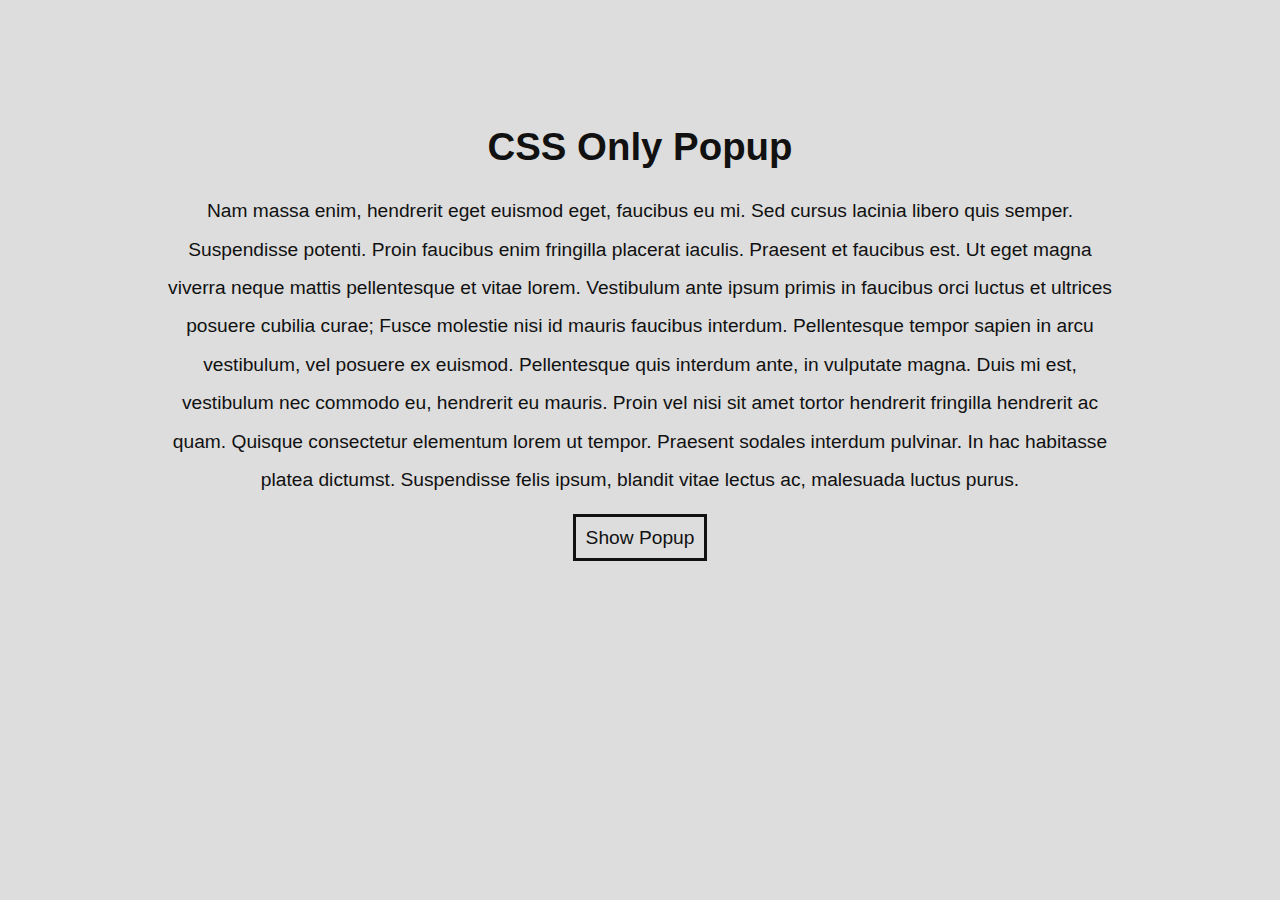
<file: css_only_popup/index.html>
<!DOCTYPE html>
<html lang="en">
  <head>
    <title>your page title goes here</title>
    <meta charset="utf-8"/>
    <link rel="stylesheet" href="styles.css" />
  </head>
  <body>

    <!-- popup code -->
    <div class="popup" id="xmas-popup">
      <div class="popup-content">
        <img src="popup.jpg" alt="xmas-sale">
        <a href="#" class="close">x</a>
      </div>
    
    </div>    
    
    <!-- normal page code -->
    <div class="wrapper">
      <h1>CSS Only Popup</h1>
      <p>
        Nam massa enim, hendrerit eget euismod eget, faucibus eu mi. Sed cursus lacinia libero quis semper. Suspendisse potenti. Proin faucibus enim fringilla placerat iaculis. Praesent et faucibus est. Ut eget magna viverra neque mattis pellentesque et vitae lorem. Vestibulum ante ipsum primis in faucibus orci luctus et ultrices posuere cubilia curae; Fusce molestie nisi id mauris faucibus interdum. Pellentesque tempor sapien in arcu vestibulum, vel posuere ex euismod. Pellentesque quis interdum ante, in vulputate magna. Duis mi est, vestibulum nec commodo eu, hendrerit eu mauris. Proin vel nisi sit amet tortor hendrerit fringilla hendrerit ac quam. Quisque consectetur elementum lorem ut tempor. Praesent sodales interdum pulvinar. In hac habitasse platea dictumst. Suspendisse felis ipsum, blandit vitae lectus ac, malesuada luctus purus.
      </p>  
      <a href="#xmas-popup" class="button">Show Popup</a>
    </div>
  </body>
</html>
</file>
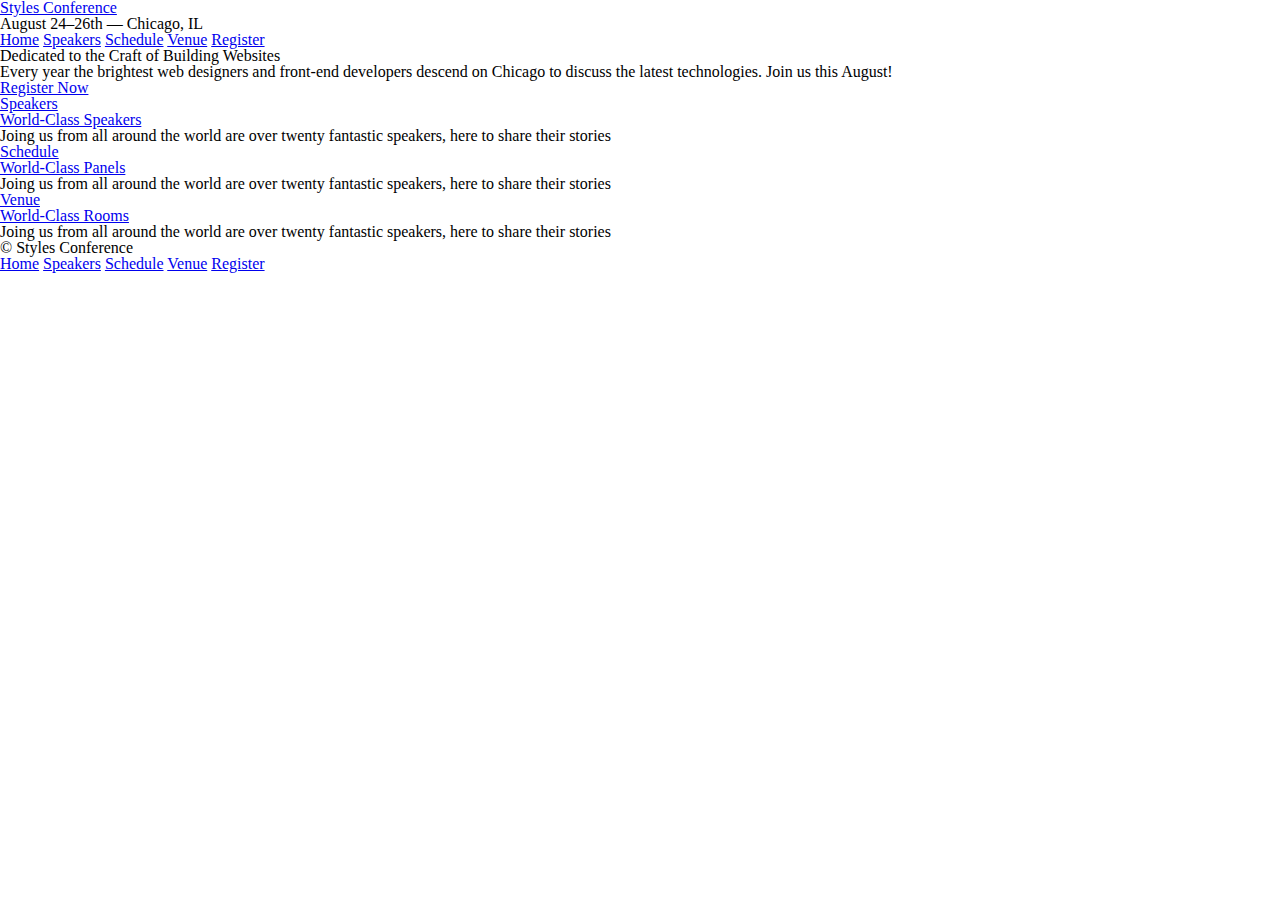
<file: styles-conference/index.html>
<!DOCTYPE html>
<html lang="en">
  <head>
    <meta charset="utf-8">
    <title>Styles Conference</title>
    <link rel="stylesheet" href="assets/stylesheets/main.css">
  </head>
  <body>
    <header>
      <a href="index.html">Styles Conference</a>
      <h2>August 24&ndash;26th &mdash; Chicago, IL</h2>
      <nav>
        <a href="index.html">Home</a>
        <a href="speakers.html">Speakers</a>
        <a href="schedule.html">Schedule</a>
      <a href="venue.html">Venue</a>
        <a href="register.html">Register</a>
      </nav>
    </header>
    <section>
      <h2>Dedicated to the Craft of Building Websites</h2> 
      <p>Every year the brightest web designers and front-end developers descend on Chicago to discuss the latest technologies. Join us this August!</p>
    </section>
    <section>
      <a href="register.html">Register Now</a>
      <section>
        <a href="speakers.html">
          <h5>Speakers</h5>
          <h3>World-Class Speakers</h3>
        </a>
        <p>Joing us from all around the world are over twenty fantastic speakers, here to share their stories</p>
      </section>
      <section>
        <a href="schedule.html">
          <h5>Schedule</h5>
          <h3>World-Class Panels</h3>
        </a>
        <p>Joing us from all around the world are over twenty fantastic speakers, here to share their stories</p>
      </section>
      <section>
        <a href="venue.html">
          <h5>Venue</h5>
          <h3>World-Class Rooms</h3>
        </a>
        <p>Joing us from all around the world are over twenty fantastic speakers, here to share their stories</p>
      </section>
    </section>
    <footer>
      <small>&copy; Styles Conference</small>
      <nav>
        <a href="index.html">Home</a>
        <a href="speakers.html">Speakers</a>
        <a href="schedule.html">Schedule</a>
        <a href="venue.html">Venue</a>
        <a href="register.html">Register</a>
      </nav>
    </footer>
  </body>
</html>
</file>
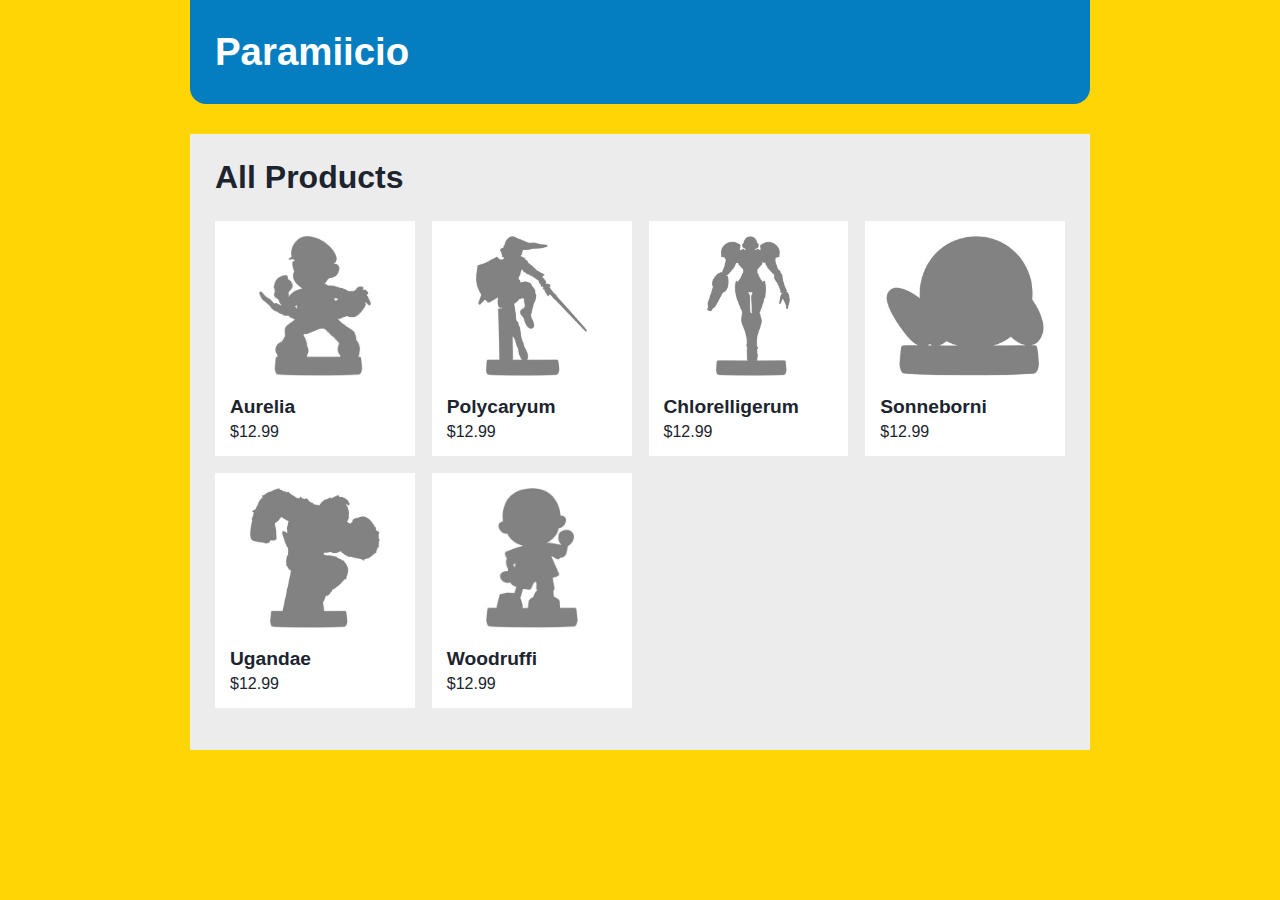
<file: design_files/ls_web_store/index.html>
<!DOCTYPE html>
<html lang="en">
  <head>
    <title>Web Store</title>
    <meta charset="utf-8"/>
    <link rel="stylesheet" href="store.css" />
  </head>
  <body>
    <header>
      <h1>Paramiicio</h1>
    </header>
    <main>
      <h2>All Products</h2>
      <ul>
        <li>
          <label>
            <input type="checkbox" />
            <figure>
              <img src="images/aurelia.jpg" alt="Aurelia" />
            </figure>
            <h3>Aurelia</h3>
            <p>$12.99</p>
          </label>
        </li>
        <li>
          <label>
            <input type="checkbox" />
            <figure>
              <img src="images/polycaryum.jpg" alt="polycaryum" />
            </figure>
            <h3>Polycaryum</h3>
            <p>$12.99</p>
          </label>
        </li>
        <li>
          <label>
            <input type="checkbox" />
            <figure>
              <img src="images/chlorelligerum.jpg" alt="chlorelligerum" />
            </figure>
            <h3>Chlorelligerum</h3>
            <p>$12.99</p>
          </label>
        </li>
        <li>
          <label>
            <input type="checkbox" />
            <figure>
              <img src="images/sonneborni.jpg" alt="sonneborni" />
            </figure>
            <h3>Sonneborni</h3>
            <p>$12.99</p>
          </label>
        </li>
        <li>
          <label>
            <input type="checkbox" />
            <figure>
              <img src="images/ugandae.jpg" alt="Ugandae" />
            </figure>
            <h3>Ugandae</h3>
            <p>$12.99</p>
          </label>
        </li>
        <li>
          <label>
            <input type="checkbox" />
            <figure>
              <img src="images/woodruffi.jpg" alt="woodruffi" />
            </figure>
            <h3>Woodruffi</h3>
            <p>$12.99</p>
          </label>
        </li>
      </ul>
    </main>
  </body>
</html>
</file>
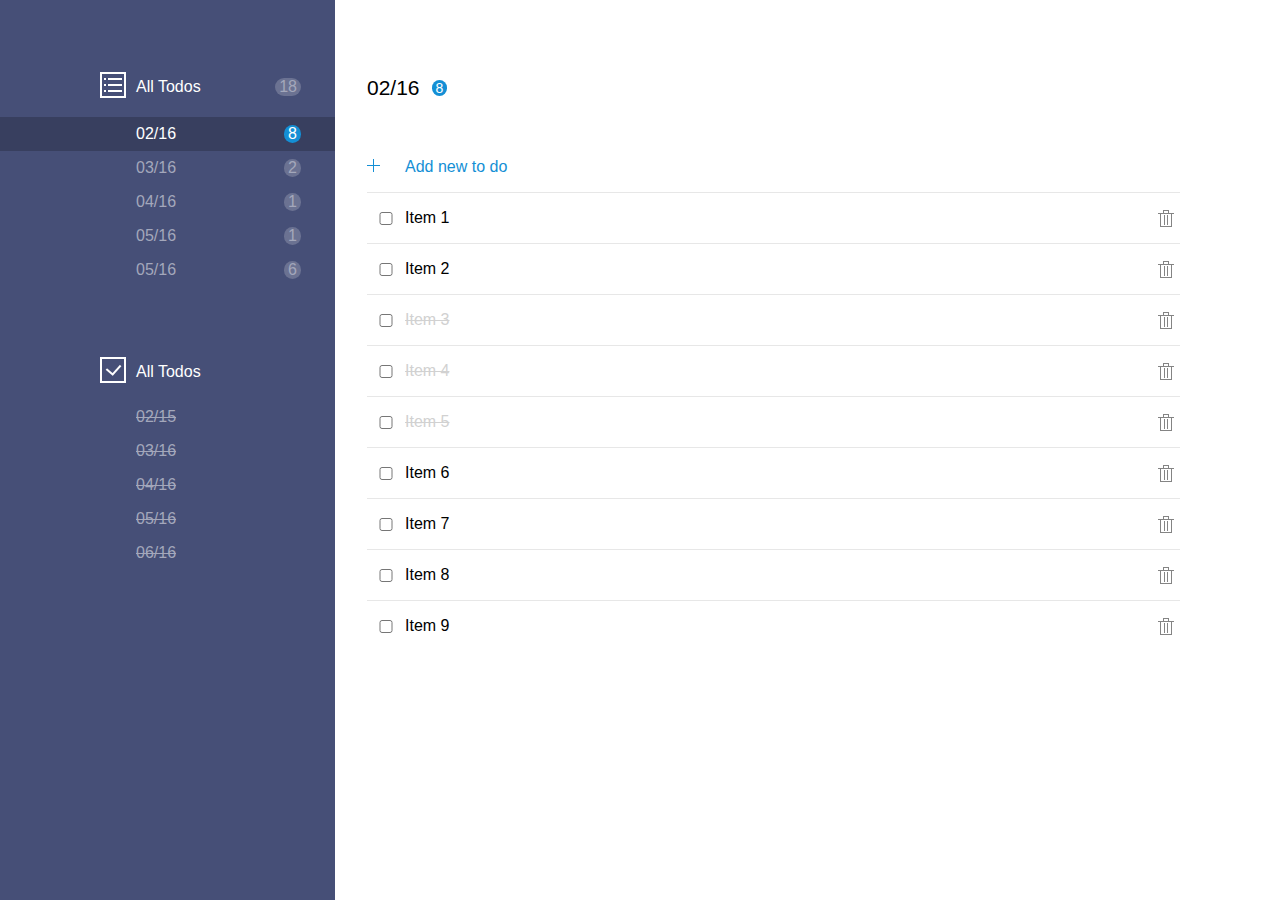
<file: practice_projects/todo_list/index.html>
<!DOCTYPE html>
<html lang="en">
  <head>
    <title>your page title goes here</title>
    <meta charset="utf-8"/>
    <meta name="viewport" content="width=device-width, initial-scale=1.0, maximum-scale=1.0, user-scalable=no" />
    <link rel="stylesheet" href="main.css" />
  </head>
  <body>
    <nav>
      <div class="group_header">
        <a id="all_link" href="#"><img src="images/all-todos.png" alt="All Todos"/></a>
        <h2 id="all_header">All Todos</h2>
        <div class="count">
          <p id="all_count" class="circle">18</p>
        </div>        
      </div>
      <ul>
        <li class="selected">
          <a class="list_link" href="#">
            <p class="date">02/16</p>
            <div class="count">
              <p class="selected circle">8</p>
            </div>
          </a>          
        </li>
        <li class="">
          <a class="list_link" href="#">
            <p class="date">03/16</p>
            <div class="count">
              <p class="circle">2</p>
            </div>
          </a>          
        </li>
        <li class="">
          <a class="list_link" href="#">
            <p class="date">04/16</p>
            <div class="count">
              <p class="circle">1</p>
            </div>
          </a>          
        </li>
        <li class="">
          <a class="list_link" href="#">
            <p class="date">05/16</p>
            <div class="count">
              <p class="circle">1</p>
            </div>
          </a>          
        </li>
        <li class="">
          <a class="list_link" href="#">
            <p class="date">05/16</p>
            <div class="count">
              <p class="circle">6</p>
            </div>
          </a>          
        </li>
      </ul>
      <div class="group_header">
        <a href="#"><img src="images/done.png" alt="All Todos"/></a>
        <h2>All Todos</h2>
      </div>
      <ul>
        <li>
          <a class="list_link" href="#">
            <p class="date strike_through">02/15</p>
          </a>          
        </li>
        <li>
          <a class="list_link" href="#">
            <p class="date strike_through">03/16</p>

          </a>          
        </li>
        <li>
          <a class="list_link" href="#">
            <p class="date strike_through">04/16</p>
          </a>          
        </li>
        <li>
          <a class="list_link" href="#">
            <p class="date strike_through">05/16</p>
          </a>          
        </li>
        <li>
          <a class="list_link" href="#">
            <p class="date strike_through">06/16</p>
          </a>          
        </li>
      </ul>

    </nav>
    <main>
      <section class="list_header">
        <h1>02/16</h1>
        <p class="circle selected">8</p>
      </section>
      <ul>
        <li>
          <label class="modal_label blue_text">
            <input type="checkbox"/>
            <form class="modal">
              <label>Title</label>
              <input type="text" />
      
              <label>Due Date</label>
              <input type="date" />
      
              <label class="top_aligned">Description</label>
              <textarea placeholder="Description"></textarea>
              <div class="modal_buttons">
                <button type="submit" value="save">Save</button>
                <button type="submit" value="complete">Mark As Complete</button>
              </div>            
            </form> 
            <a href="#"><img id="plus" src="images/plus.png" alt="Plus Sign" /></a>
            Add new to do
          </label>
          
        </li>
        <li>
          <input type="checkbox" />
          <a href="#">Item 1</a>
          <input type="image" id="item_1" alt="trash" src="images/trash.png" />
        </li>
        <li>
          <input type="checkbox" />
          <a href="#">Item 2</a>
          <input type="image" id="item_2" alt="trash" src="images/trash.png" />
        </li>
        <li>
          <input type="checkbox" />
          <a class="strike_through" href="#">Item 3</a>
          <input type="image" id="item_3" alt="trash" src="images/trash.png" />
        </li>
        <li>
          <input type="checkbox" />
          <a class="strike_through" href="#">Item 4</a>
          <input type="image" id="item_4" alt="trash" src="images/trash.png" />
        </li>
        <li>
          <input type="checkbox" />
          <a class="strike_through" href="#">Item 5</a>
          <input type="image" id="item_5" alt="trash" src="images/trash.png" />
        </li>
        <li>
          <input type="checkbox" />
          <a href="#">Item 6</a>
          <input type="image" id="item_6" alt="trash" src="images/trash.png" />
        </li>
        <li>
          <input type="checkbox" />
          <a href="#">Item 7</a>
          <input type="image" id="item_7" alt="trash" src="images/trash.png" />
        </li>
        <li>
          <input type="checkbox" />
          <a href="#">Item 8</a>
          <input type="image" id="item_8" alt="trash" src="images/trash.png" />
        </li>
        <li>
          <input type="checkbox" />
          <a href="#">Item 9</a>
          <input type="image" id="item_9" alt="trash" src="images/trash.png" />
        </li>
      </ul>
      <form class="modal">
        <label>Title</label>
        <input type="text" />

        <label>Due Date</label>
        <input type="date" />

        <label class="top_aligned">Description</label>
        <textarea placeholder="Description"></textarea>
        <div class="modal_buttons">
          <button type="submit" value="save">Save</button>
          <button type="submit" value="complete">Mark As Complete</button>
        </div>            
      </form> 
    </main>
  </body>

</html>
</file>
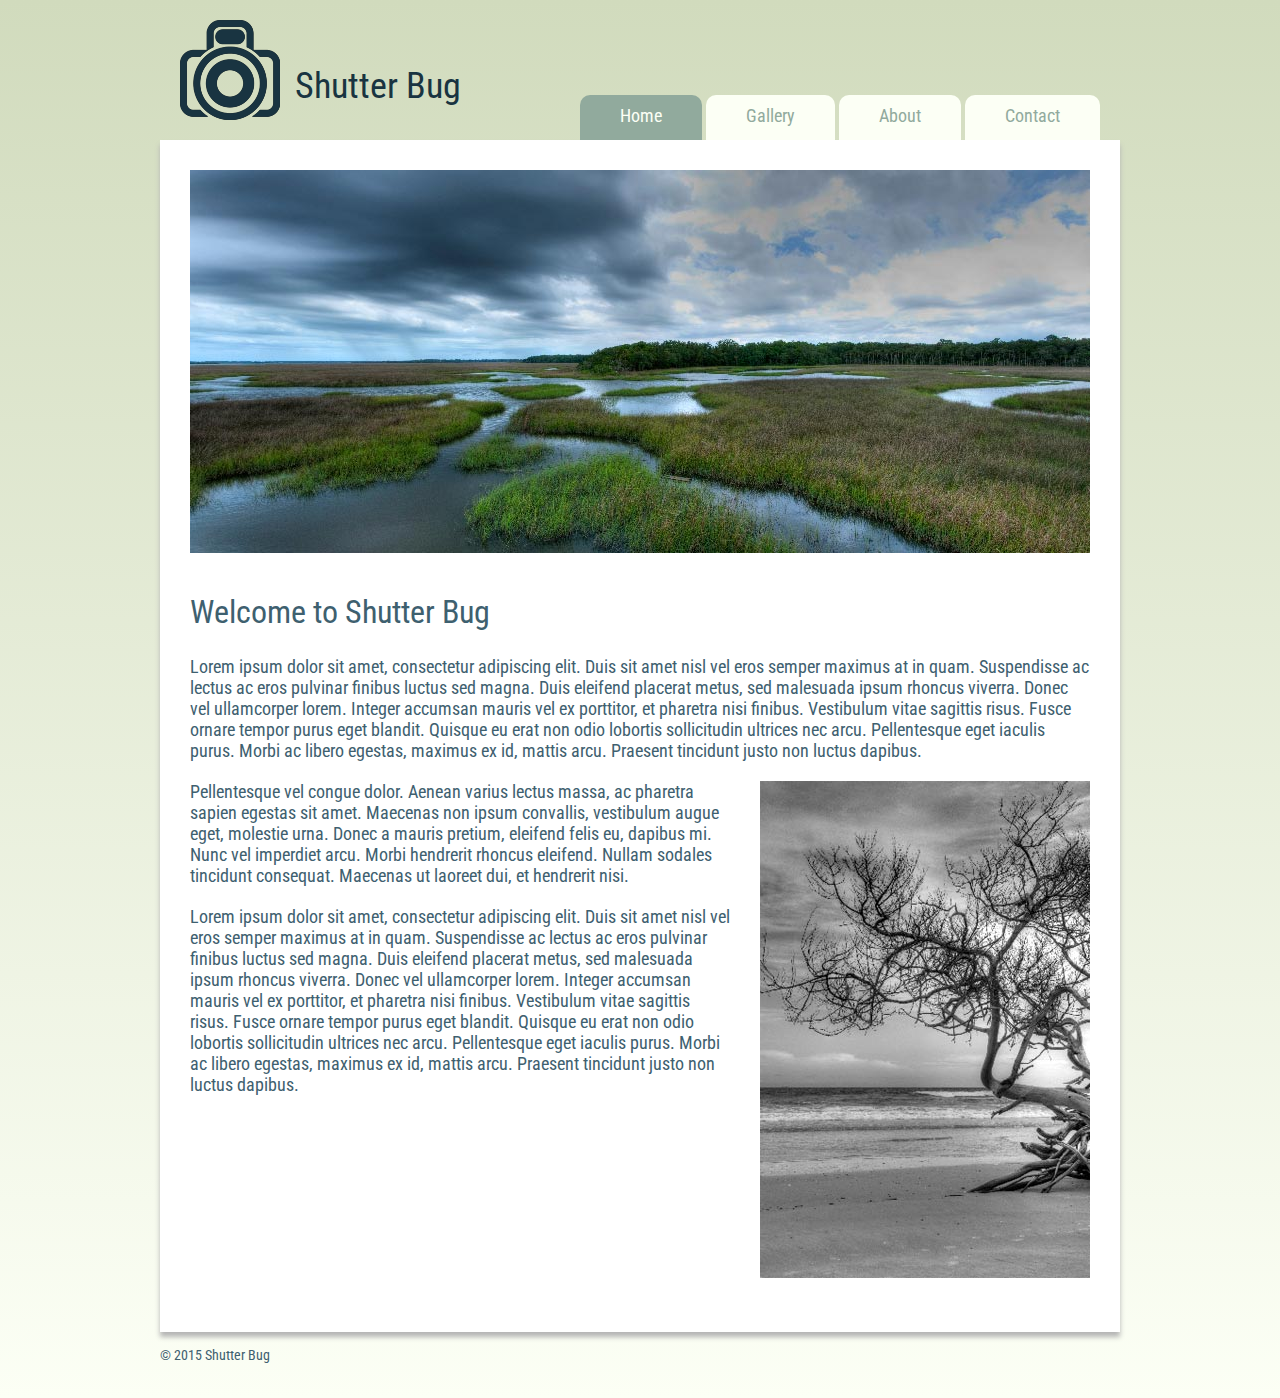
<file: design_files/photoshop_walkthrough/photo_blog_final/index.html>
<!DOCTYPE html>
<html lang="en-US">
  <head>
    <title>Photo Blog</title>
    <meta charset="UTF-8" />
    <link rel="stylesheet" href="style.css" />
    <link href="https://fonts.googleapis.com/css?family=Roboto+Condensed" rel="stylesheet" />
  </head>
  <body>
    <header>
      <h1>Shutter Bug</h1>
      <nav>
        <ul>
          <li><a class="active" href="#">Home</a></li>
          <li><a href="#">Gallery</a></li>
          <li><a href="#">About</a></li>
          <li><a href="#">Contact</a></li>
        </ul>
      </nav>
    </header>

    <main>
      <img class="masthead" src="img-masthead.jpg" alt="Colorinda Creek" title="Colorinda Creek" />
      <h2>Welcome to Shutter Bug</h2>
      <p>Lorem ipsum dolor sit amet, consectetur adipiscing elit. Duis sit amet nisl vel eros semper maximus at in quam. Suspendisse ac lectus ac eros pulvinar finibus luctus sed magna. Duis eleifend placerat metus, sed malesuada ipsum rhoncus viverra. Donec vel ullamcorper lorem. Integer accumsan mauris vel ex porttitor, et pharetra nisi finibus. Vestibulum vitae sagittis risus. Fusce ornare tempor purus eget blandit. Quisque eu erat non odio lobortis sollicitudin ultrices nec arcu. Pellentesque eget iaculis purus. Morbi ac libero egestas, maximus ex id, mattis arcu. Praesent tincidunt justo non luctus dapibus.</p>
      <figure>
        <img src="img-article.jpg" alt="Little Talbot Island" title="Little Talbot Island" />
      </figure>
      <p>Pellentesque vel congue dolor. Aenean varius lectus massa, ac pharetra sapien egestas sit amet. Maecenas non ipsum convallis, vestibulum augue eget, molestie urna. Donec a mauris pretium, eleifend felis eu, dapibus mi. Nunc vel imperdiet arcu. Morbi hendrerit rhoncus eleifend. Nullam sodales tincidunt consequat. Maecenas ut laoreet dui, et hendrerit nisi.</p>
      <p>Lorem ipsum dolor sit amet, consectetur adipiscing elit. Duis sit amet nisl vel eros semper maximus at in quam. Suspendisse ac lectus ac eros pulvinar finibus luctus sed magna. Duis eleifend placerat metus, sed malesuada ipsum rhoncus viverra. Donec vel ullamcorper lorem. Integer accumsan mauris vel ex porttitor, et pharetra nisi finibus. Vestibulum vitae sagittis risus. Fusce ornare tempor purus eget blandit. Quisque eu erat non odio lobortis sollicitudin ultrices nec arcu. Pellentesque eget iaculis purus. Morbi ac libero egestas, maximus ex id, mattis arcu. Praesent tincidunt justo non luctus dapibus.</p>
    </main>

    <footer>
      <p>&copy; 2015 Shutter Bug</p>
    </footer>
  </body>
</html>
</file>
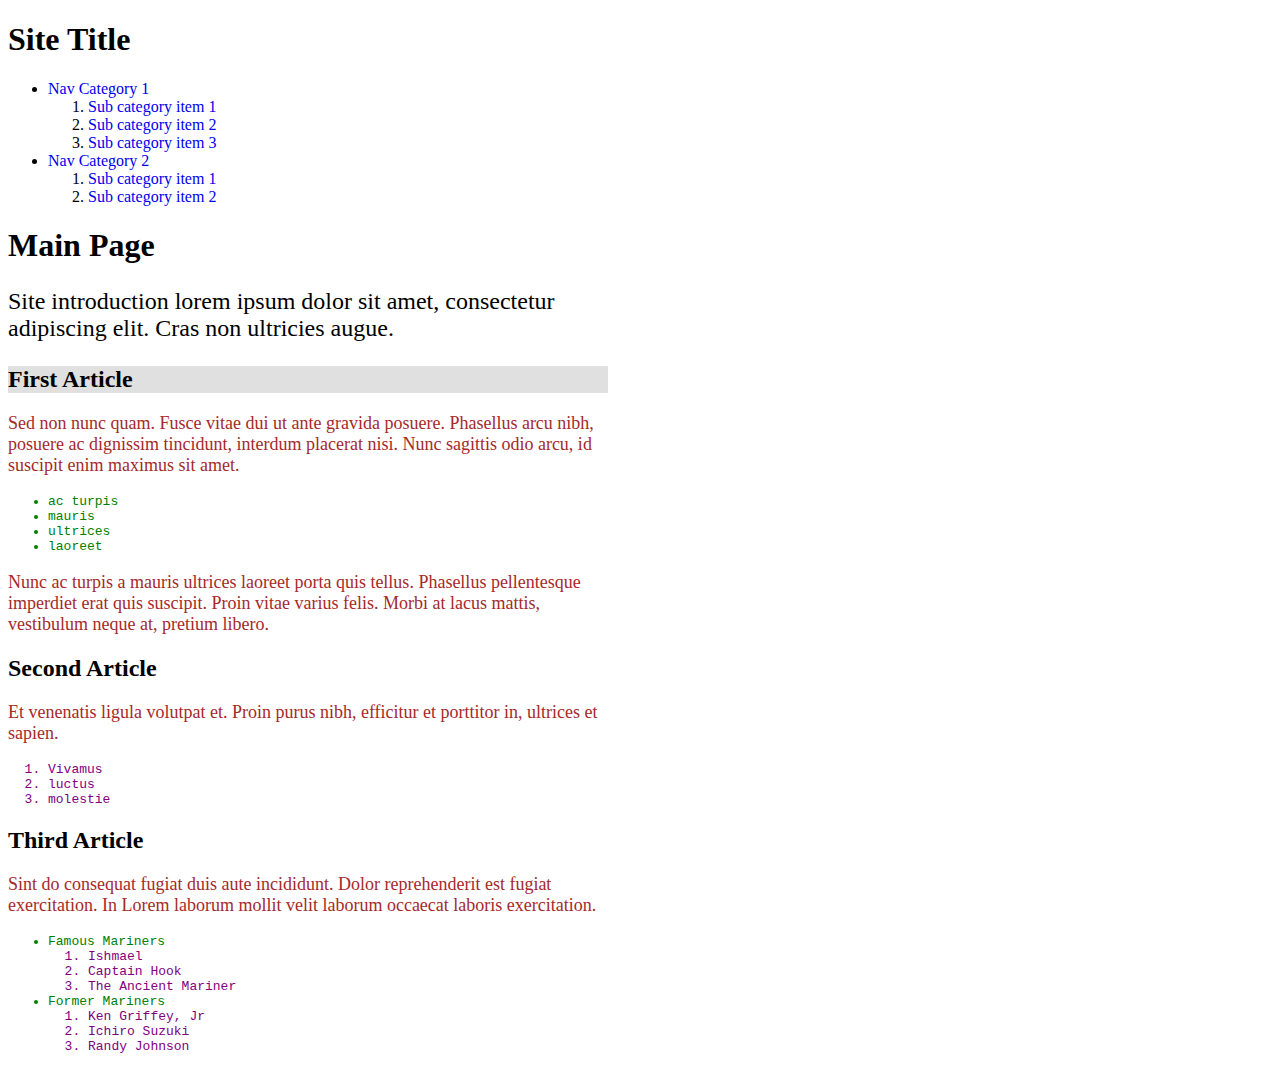
<file: css_selectors.html>
<!DOCTYPE html>
<html lang="en-US">
  <head>
    <title>CSS Selectors</title>
    <meta charset="utf-8" />
    <style>
      /* Make all your changes here */
      body {
        width: 600px;
      }

      p {
        font-size: 18px;
      }

      article p {
        color: brown;
      }

      main li {
        font-family: monospace;
        color: purple;
      }

      main ul > li {
        color: green
      }

      a {
        text-decoration: none;
      }

      .subheading {
        background-color: #e0e0e0;
      }

      #intro {
        font-size: 24px;
      }
    </style>
  </head>
  <body>
    <header>
      <h1>Site Title</h1>

      <ul>
        <li>
          <a href="#">Nav Category 1</a>
          <ol>
            <li><a href="#">Sub category item 1</a></li>
            <li><a href="#">Sub category item 2</a></li>
            <li><a href="#">Sub category item 3</a></li>
          </ol>
        </li>

        <li>
          <a href="#">Nav Category 2</a>
          <ol>
            <li><a href="#">Sub category item 1</a></li>
            <li><a href="#">Sub category item 2</a></li>
          </ol>
        </li>
      </ul>
    </header>

    <main>
      <h1>Main Page</h1>

      <p id="intro">
        Site introduction lorem ipsum dolor sit amet, consectetur adipiscing
        elit. Cras non ultricies augue.
      </p>

      <article>
        <h2 class="subheading">First Article</h2>

        <p>
          Sed non nunc quam. Fusce vitae dui ut ante gravida posuere. Phasellus
          arcu nibh, posuere ac dignissim tincidunt, interdum placerat nisi.
          Nunc sagittis odio arcu, id suscipit enim maximus sit amet.
        </p>

        <ul>
          <li>ac turpis</li>
          <li>mauris</li>
          <li>ultrices</li>
          <li>laoreet</li>
        </ul>

        <p>
          Nunc ac turpis a mauris ultrices laoreet porta quis tellus. Phasellus
          pellentesque imperdiet erat quis suscipit. Proin vitae varius felis.
          Morbi at lacus mattis, vestibulum neque at, pretium libero.
        </p>
      </article>

      <article>
        <h2>Second Article</h2>

        <p>
          Et venenatis ligula volutpat et. Proin purus nibh, efficitur et
          porttitor in, ultrices et sapien.
        </p>

        <ol>
          <li>Vivamus</li>
          <li>luctus</li>
          <li>molestie</li>
        </ol>
      </article>

      <article>
        <h2>Third Article</h2>

        <p>
          Sint do consequat fugiat duis aute incididunt. Dolor reprehenderit
          est fugiat exercitation. In Lorem laborum mollit velit laborum
          occaecat laboris exercitation.
        </p>

        <ul>
          <li>
            Famous Mariners
            <ol>
              <li>Ishmael</li>
              <li>Captain Hook</li>
              <li>The Ancient Mariner</li>
            </ol>
          </li>
          <li>
            Former Mariners
            <ol>
              <li>Ken Griffey, Jr</li>
              <li>Ichiro Suzuki</li>
              <li>Randy Johnson</li>
            </ol>
          </li>
        </ul>
      </article>
    </main>
  </body>
</html>
</file>
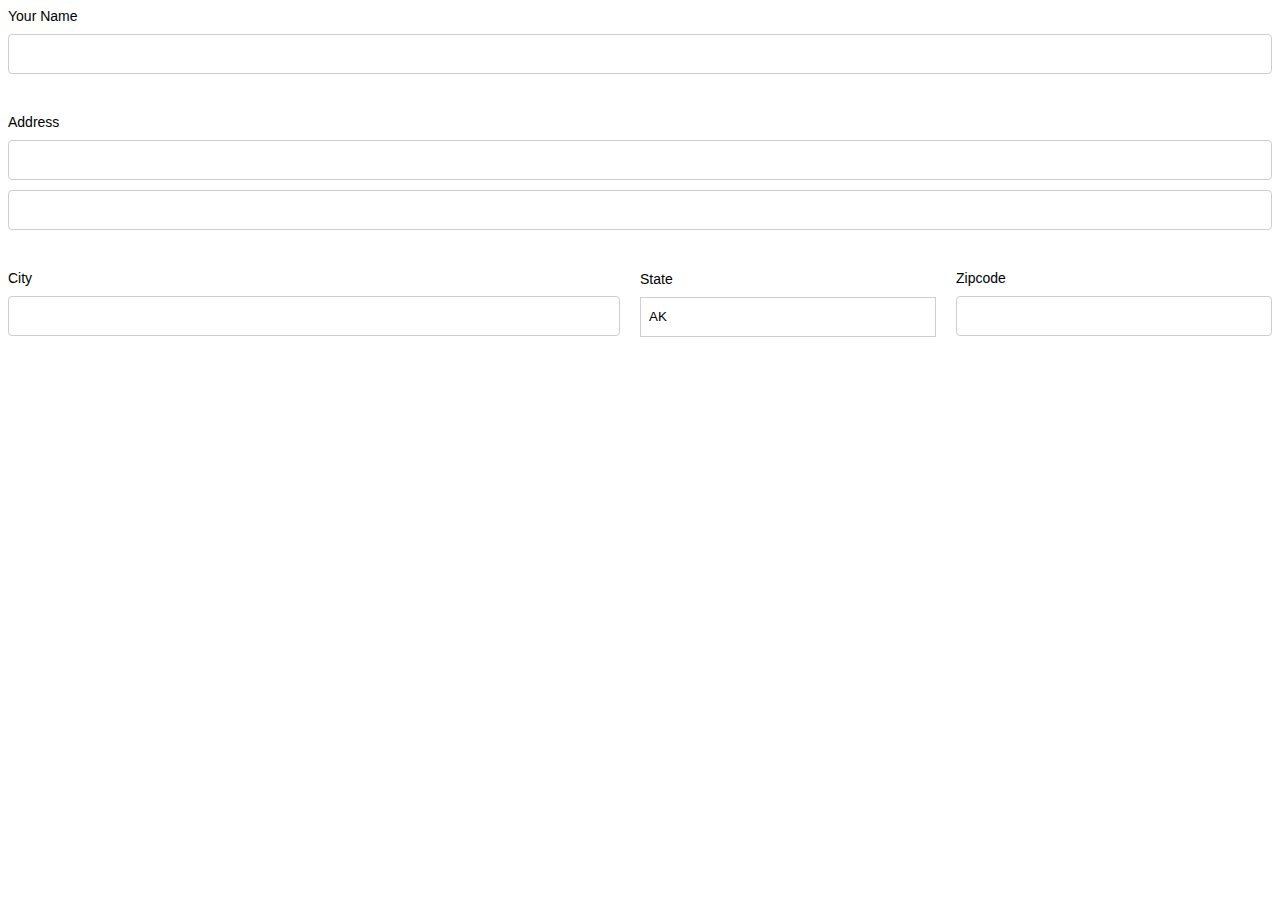
<file: form_layouts.html>
<!DOCTYPE html>
<html lang="en">
  <head>
    <title>Form Layouts</title>
    <meta charset="utf-8"/>
    <style>
      body {
        font: normal 14px Helvetica, Arial, sans-serif;
      }
      dl {
        padding-bottom: 20px;
        margin: 0;
      }
      dt {
        padding-bottom: 10px;
        vertical-align: middle;
        box-sizing: border-box;
      }
      dd {
        padding-bottom: 20px;
        margin: 0;
      }
      input[type="text"] {
        width: 100%;
        height: 40px;
        padding: 0 8px; 
        font: normal 14px Helvetica, Arial, sans-serif;
        border: 1px solid #cecece;
        border-radius: 4px;
        box-sizing: border-box;
      }
      input[type="text"] + input[type="text"] {
        margin-top: 10px;
      }
      select {
        width: 100%;
        height: 40px;
        padding: 0 8px;
        -webkit-appearance: none;
        -moz-appearance: none;
        border: 1px solid #cecece;
        appearance: none;
        background: white;
        box-sizing: border-box;
      }
      dl.partial {
        display: inline-block;
        padding-right: 20px;
        box-sizing: border-box;   
      }
      dl.city {
        width: 50%;
      }
      dl.state {
        width: 25%;
      }
      dl.zipcode {
        width: 25%;
        padding-right: 0;
      }
    </style>
  </head>
  <body>
    <form action="" method="post">
      <dl>
        <dt>
          <label for="name">Your Name</label>
        </dt>
        <dd>
          <input type="text" name="name" id="name"/>
        </dd>
      </dl><!--
   --><dl>
        <dt>
          <label for="address1">Address</label>
        </dt>
        <dd>
          <input type="text" name="address1" id="address1"/>
          <input type="text" name="address2" id="address2"/>
        </dd>
      </dl><!--
   --><dl class="city partial">
        <dt>
          <label for="city">City</label>
        </dt>
        <dd>
          <input type="text" name="city" id="city"/>
        </dd>
      </dl><!--
   --><dl class="state partial">
        <dt>
          <label for="state">State</label>
        </dt>
        <dd>
          <select id="state" name="state">
            <option>AK</option>
            <option>AL</option>
          </select>
        </dd>
      </dl><!--
   --><dl class="zipcode partial">
        <dt>
          <label for="zipcode">Zipcode</label>
        </dt>
        <dd>
          <input type="text" name="zipcode" id="zipcode"/>
        </dd>
      </dl>
    </form>
  </body>
</html>
</file>
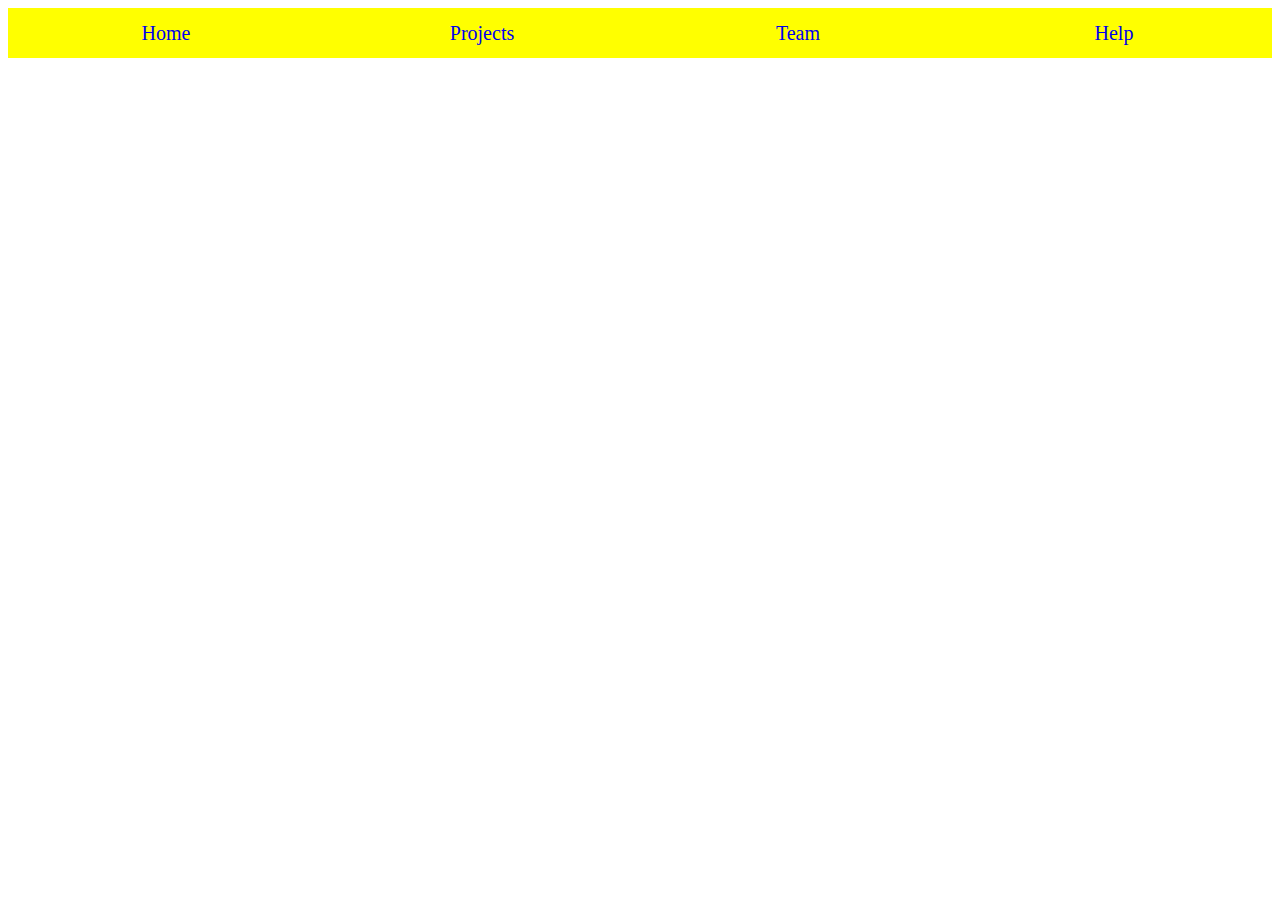
<file: lists_practice.html>
<!-- <!DOCTYPE html>
<html lang="en">
  <head>
    <title>The Next Reckoning</title>
    <meta charset="utf-8"/>
    <style>
      ul {
        list-style-type: none;
      }
    </style>
  </head>
  <body>
    <header>
      <h1>The Next Reckoning: Capitalism and Climate Change</h1>
      <p>By NATHANIEL RICH</p>
    </header>
    <main>
      <p>The world’s most difficult problem has a solution so simple that it can be 
         expressed in four words: Stop burning greenhouse gases. How exactly to pull
        this off is somewhat more complicated — just not as complicated as most
        Americans have been led to believe.
      </p>
    </main>
    <footer>
      <h2>Related articles</h2>
      <ul>
        <li>What Survival Looks Like After the Oceans Rise</li>
        <li>How Big Business is Hedging Against the Apocalypse</li>
        <li>Climate Chaos is Coming–and the Pinkertons Are Ready</li>
      </ul>
    </footer>
  </body>
</html> -->

<!-- <!DOCTYPE html>
<html lang="en">
  <head>
    <title>your page title goes here</title>
    <meta charset="utf-8"/>
    <style>
      ol {
        list-style-type: upper-roman;
      }
    </style>
  </head>
  <body>
    <h1>5 Reasons to Use jQuery</h1>
    <ol reversed>
      <li>Open Source</li>
      <li>Endless Tutorials</li>
      <li>Huge Library</li>
      <li>Cross-browser Compatibility</li>
      <li>Large Variety of Plugins</li>
    </ol>
  </body>
</html> -->

<!-- <!DOCTYPE html>
<html lang="en">
  <head>
    <title>your page title goes here</title>
    <meta charset="utf-8"/>
  </head>
  <body>
    <dl>
      <dt>HTML</dt>
      <dd>
        Hypertext Markup Language, a standardized system for tagging text files to
        achieve font, color, graphic, and hyperlink effects on World Wide Web pages.
      </dd>
      <dt>Semantic</dt>
      <dd>
        Relating to meaning in language or logic.
      </dd>
      <dt>CSS</dt>
      <dd>
        A style sheet language used for describing the presentation of a document
        written in a markup language.
      </dd>
    </dl>
  </body>
</html> -->

<!DOCTYPE html>
<html lang="en">
  <head>
    <title>your page title goes here</title>
    <meta charset="utf-8"/>
    <style>
      html {
        font-size: 20px;
      }

      nav ul {
        background-color: yellow;
        width: 100%;
        list-style-type: none;
        padding-left: 0;
        font-size: 0;
        
      }

      nav li {
        display: inline-block;
        color: blue;
        margin: 0 auto;
        font-size: 1rem;
        text-align: center;
        width: 25%;
      }

      nav a {
        box-sizing: border-box;
        display: inline-block;
        line-height: 2.5;
        padding: 0 10px;
        text-decoration: none;
        width: 100%;
      }

      nav a:hover, 
      nav a:focus {
        background-color: green;
        color: yellow;
      }
    </style>
  </head>
  <nav>
    <ul>
      <li><a href="#">Home</a></li>
      <li><a href="#">Projects</a></li>
      <li><a href="#">Team</a></li>
      <li><a href="#">Help</a></li>
    </ul>
  </nav>
</html>
</file>
<file: css_only_popup/styles.css>
body {
  background: #ddd;
  margin: 0;
  font-family: arial;
  font-size: 1.2em;
  color: #111;
}

.wrapper {
  max-width: 960px;
  margin: 10% auto;
  text-align: center;
  line-height: 2em;
}

.button {
  border: 3px solid #111;
  padding: 10px;
  color: #111;
  text-decoration: none;
}

.popup {
  position: fixed;
  width: 100%;
  height: 100%;
  left: 0;
  top: 0;
  background: rgba(0, 0, 0, 0.6);
  display: none;
}

#xmas-popup .popup-content {
  width: 600px;
  height: 600px;
  margin: 100px auto;
  position: relative;
  border: 5px solid #fff;
}

.close {
  position: absolute;
  top: 5px;
  right: 5px;
  background: #222;
  border-radius: 50%;
  border: 3px sold #fff;
  color: #fff;
  text-decoration: none;
  line-height: 0;
  padding: 9px 0 11px;
  width: 20px;
  text-align: center;
}

.popup:target {
  display: block;
}

img {
  width: 600px;
  height: 600px;
}
</file>
<file: styles-conference/assets/stylesheets/main.css>
/* http://meyerweb.com/eric/tools/css/reset/ 
   v2.0 | 20110126
   License: none (public domain)
*/

html, body, div, span, applet, object, iframe,
h1, h2, h3, h4, h5, h6, p, blockquote, pre,
a, abbr, acronym, address, big, cite, code,
del, dfn, em, img, ins, kbd, q, s, samp,
small, strike, strong, sub, sup, tt, var,
b, u, i, center,
dl, dt, dd, ol, ul, li,
fieldset, form, label, legend,
table, caption, tbody, tfoot, thead, tr, th, td,
article, aside, canvas, details, embed, 
figure, figcaption, footer, header, hgroup, 
menu, nav, output, ruby, section, summary,
time, mark, audio, video {
	margin: 0;
	padding: 0;
	border: 0;
	font-size: 100%;
	font: inherit;
	vertical-align: baseline;
}
/* HTML5 display-role reset for older browsers */
article, aside, details, figcaption, figure, 
footer, header, hgroup, menu, nav, section {
	display: block;
}
body {
	line-height: 1;
}
ol, ul {
	list-style: none;
}
blockquote, q {
	quotes: none;
}
blockquote:before, blockquote:after,
q:before, q:after {
	content: '';
	content: none;
}
table {
	border-collapse: collapse;
	border-spacing: 0;
}
</file>
<file: design_files/ls_web_store/store.css>
@import url("white-space-reset.css");

body {
  background-color: #ffd505;
  font: normal 16px Helvetica, Arial, sans-serif;
  color: #1c242f;
}

header, main {
  width: 900px;
  margin: 0 auto 30px auto;
}

header {
  padding: 30px 0;
  background-color: #047ec1;
  border-bottom-left-radius: 16px;
  border-bottom-right-radius: 16px;
}

header h1 {
  padding: 0 25px;
  font-size: 2.4em;
  color: white;
}

main {
  background-color: #ececec;
  padding: 25px;
  box-sizing: border-box;
}

main::after {
  content: "";
  display: block;
  clear: both;
}

main h2 {
  padding: 0 0 25px 0;
  font-size: 2em;
}

li {
  float: left;
  width: 23.5%;
  padding: 15px;
  margin: 0 0 2% 2%;
  background-color: white;
  box-sizing: border-box;
}

li:nth-of-type(4n+1) {
  margin-left: 0;
}

img {
  width: auto;
  height: 140px;
  display: block;
  margin: 0 auto;
}

figure {
  width: 100%;
  height: 160px;
}

h3 {
  padding: 0 0 5px 0;
  font-size: 1.2em;
}

input[type="checkbox"] {
  display: none;
}

input:checked + figure img {
  position: absolute;
  top: 100px;
  left: 50%;
  width: 400px;
  height: auto;
  margin: 0 0 0 -200px;
  z-index: 2;
}

input:checked + figure:before {
  position: fixed;
  top: 0;
  right: 0;
  bottom: 0;
  left: 0;
  z-index: 1;
  content: "";
  background: rgba(0, 0, 0, .4);
}
</file>
<file: practice_projects/todo_list/main.css>
@import url("white-space-reset.css");

html, body {
  margin: 0;
  height: 100%;
}

a {
  text-decoration: none;
}

body {
  display: flex;
  align-items: stretch;
  height: 100%;
  font: 16px Helvetica, Arial, sans-serif;
}

nav {
  width: 335px;
  height: 100%;
  background-color: #464f77;
  display: flex;
  flex-direction: column;
  color: white;
}

.group_header {
  display: flex;
  margin-top: 70px;
  margin-bottom: 13px;
  padding-left: 100px;
  align-items: center;
}

.group_header h2 {
  padding-left: 10px;
  width: 180px;
  font-weight: normal;
}




nav li {
  width: 100%;
  height: 34px;
}


.date {
  float: left;
  display: inline-block;
  box-sizing: border-box;
  width: 235px;
  height: 34px;
  padding: 8px 0 8px 136px;

  color: #a3a7bb;
}

.count {
  float: left;
  box-sizing: border-box;
  width: 100px;
  height: 34px;
  padding: 8px 34px 8px 0;

  text-align: right;
  color: #a3a7bb;
}

nav .circle {
  float: right
}

.circle {

 
  padding: 0 4px;
  background-color: #6b7292;
  border-radius: 12px;

}

.selected {
  background-color: #383f5f;
}

.selected .date,
.selected .count {
  color: white;
}

.selected.circle {
  background-color: #148fd5;
  color: white;
}

.strike_through {
  text-decoration: line-through;
}

main {
  margin: 76px 100px 76px 32px;
  width: 100%;
  position: relative;
}

main h1 {
  box-sizing: border-box;
  font-size: 21px;
  font-weight: normal;
  padding-right: 12px;
}

.list_header {
  display: flex;
  align-items: center;
  height: 24px;
  margin-bottom: 42px;
}

.list_header p {
  box-sizing: border-box;
  font-size: 14px;
}

main li {
  display: grid;
  align-items: center;
  grid-template-columns: 38px auto 22px;
  grid-template-rows: 50px;
  grid-template-areas:
    "check main trash";

  border-top: 1px solid #e7e7e7;  
}



li label {
  display: grid;
  align-items: center;
  grid-template-columns: 38px auto 22px;
  grid-template-rows: 50px;
  grid-template-areas:
    "check main trash";
}

main li:first-child {
  border-top: none;
  display: inline-block;
  width: 100%;
}

main a {
  color: black;
}

main a.strike_through {
  color: #d1d1d1;
  text-decoration: line-through;
}

main a:hover {
  color: #148fd5;
}

input[type="trash"] {
  justify-self: end;
}

.blue_text {
  color: #148fd5;
}

.modal {
  position: absolute;
  visibility: hidden;
  top: 30px;
  left: 0;
  right: 0;
  margin: 0 auto;
  width: 578px;
  height: 404px;
  box-sizing: border-box;
  padding: 24px 38px 0 28px;

  background-color: white;
  border: 2px solid red;

  display: grid;
  align-items: center;
  justify-items: start;
  grid-template-columns: 112px 398px;
  grid-template-rows: 60px 60px 168px 60px;
  grid-template-areas:
    "label_title input_title"
    "label_duedate input_duedate"
    "label_description input_description"
    ". buttons";

  z-index: 10;
}


.modal label {
  display: inline-block;
  color: black;
}

input[type="text"],
input[type="date"],
.modal textarea {
  width: 100%;
  height: 36px;
  border: 1px solid #b3b3b3; 
}

.top_aligned {
  align-self: start;
  padding-top: 10px;
}

.modal textarea {
  height: 143px;
}

.modal_buttons {
  grid-area: buttons;
}

.modal_buttons button {
  height: 36px;
  width: 184px;
  border: none;
  background-color: #148fd5;
  border-radius: 5px;
  color: white;
  font: 16px Helvetica, Arial, sans-serif;
}

.modal_label input[type="checkbox"] {
  display: none;
}

.modal_label input:checked + form {
  visibility: visible;
 
}

.modal_label input:checked + form::before {
  position: fixed;
  top: 0;
  right: 0;
  bottom: 0;
  left: 0;
  content: "";
  background: rgba(0, 0, 0, .4);
  z-index: 0;
}
</file>
<file: design_files/photoshop_walkthrough/photo_blog_final/style.css>
@import url("whitespace-reset.css");

html {
  font: normal 18px "Roboto Condensed", sans-serif;
}

body {
  background: #d3ddc1 linear-gradient(to bottom, #d1dbbd 0%, #fcfff5 100%);
  color: #3e606f;
}

header {
  margin: 0 auto;
  padding: 20px 20px 0;
  width: 920px;
}

h1 {
  background: transparent url("logo.png") 0 0 no-repeat;
  color: #193441;
  float: left;
  font-size: 36px;
  font-weight: normal;
  padding: 45px 0 15px 115px;
}

nav {
  float: right;
  padding: 75px 0 0;
}

nav ul {
  margin-bottom: 0;
}

nav li {
  display: inline-block;
}

nav a {
  background-color: #fcfff5;
  border-top-left-radius: 10px;
  border-top-right-radius: 10px;
  color: #91aa9d;
  display: block;
  padding: 10px 40px 14px;
  text-decoration: none;
}

nav .active {
  background-color: #91aa9d;
  color: #fcfff5;
}

main {
  background-color: white;
  color: inherit; /* #3e606f */
  box-shadow: 0 5px 5px #b5b5b5;
  box-sizing: border-box;
  clear: both;
  margin: 0 auto;
  overflow: hidden;
  padding: 30px;
  width: 960px;
}

.masthead {
  display: block;
  margin: 0 0 40px;
  width: 100%;
}

h2 {
  font-size: 32px;
  font-weight: normal;
  padding: 0 0 25px;
}

p {
  padding: 0 0 20px;
}

figure {
  float: right;
  padding: 0 0 20px 30px;
}

footer {
  font-size: 14px;
  margin: 0 auto;
  padding: 15px 0;
  width: 960px;
}
</file>
